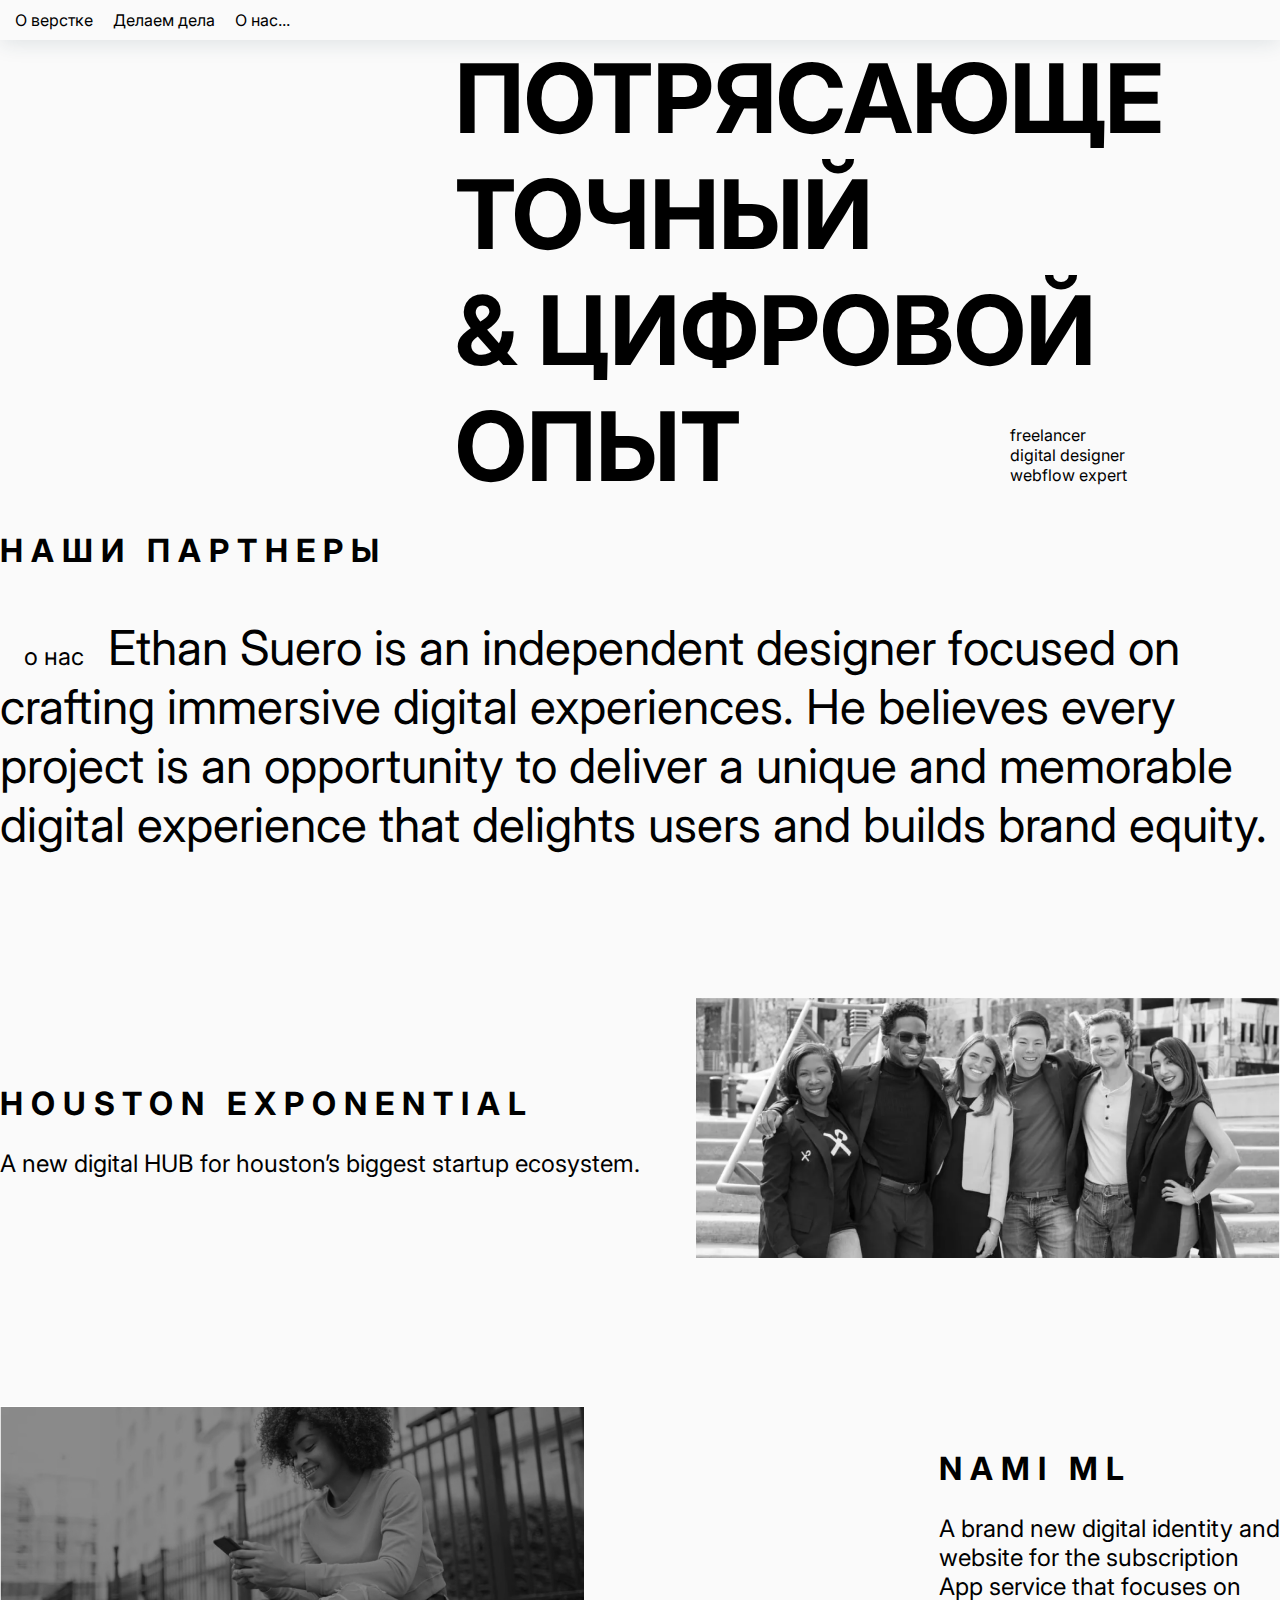
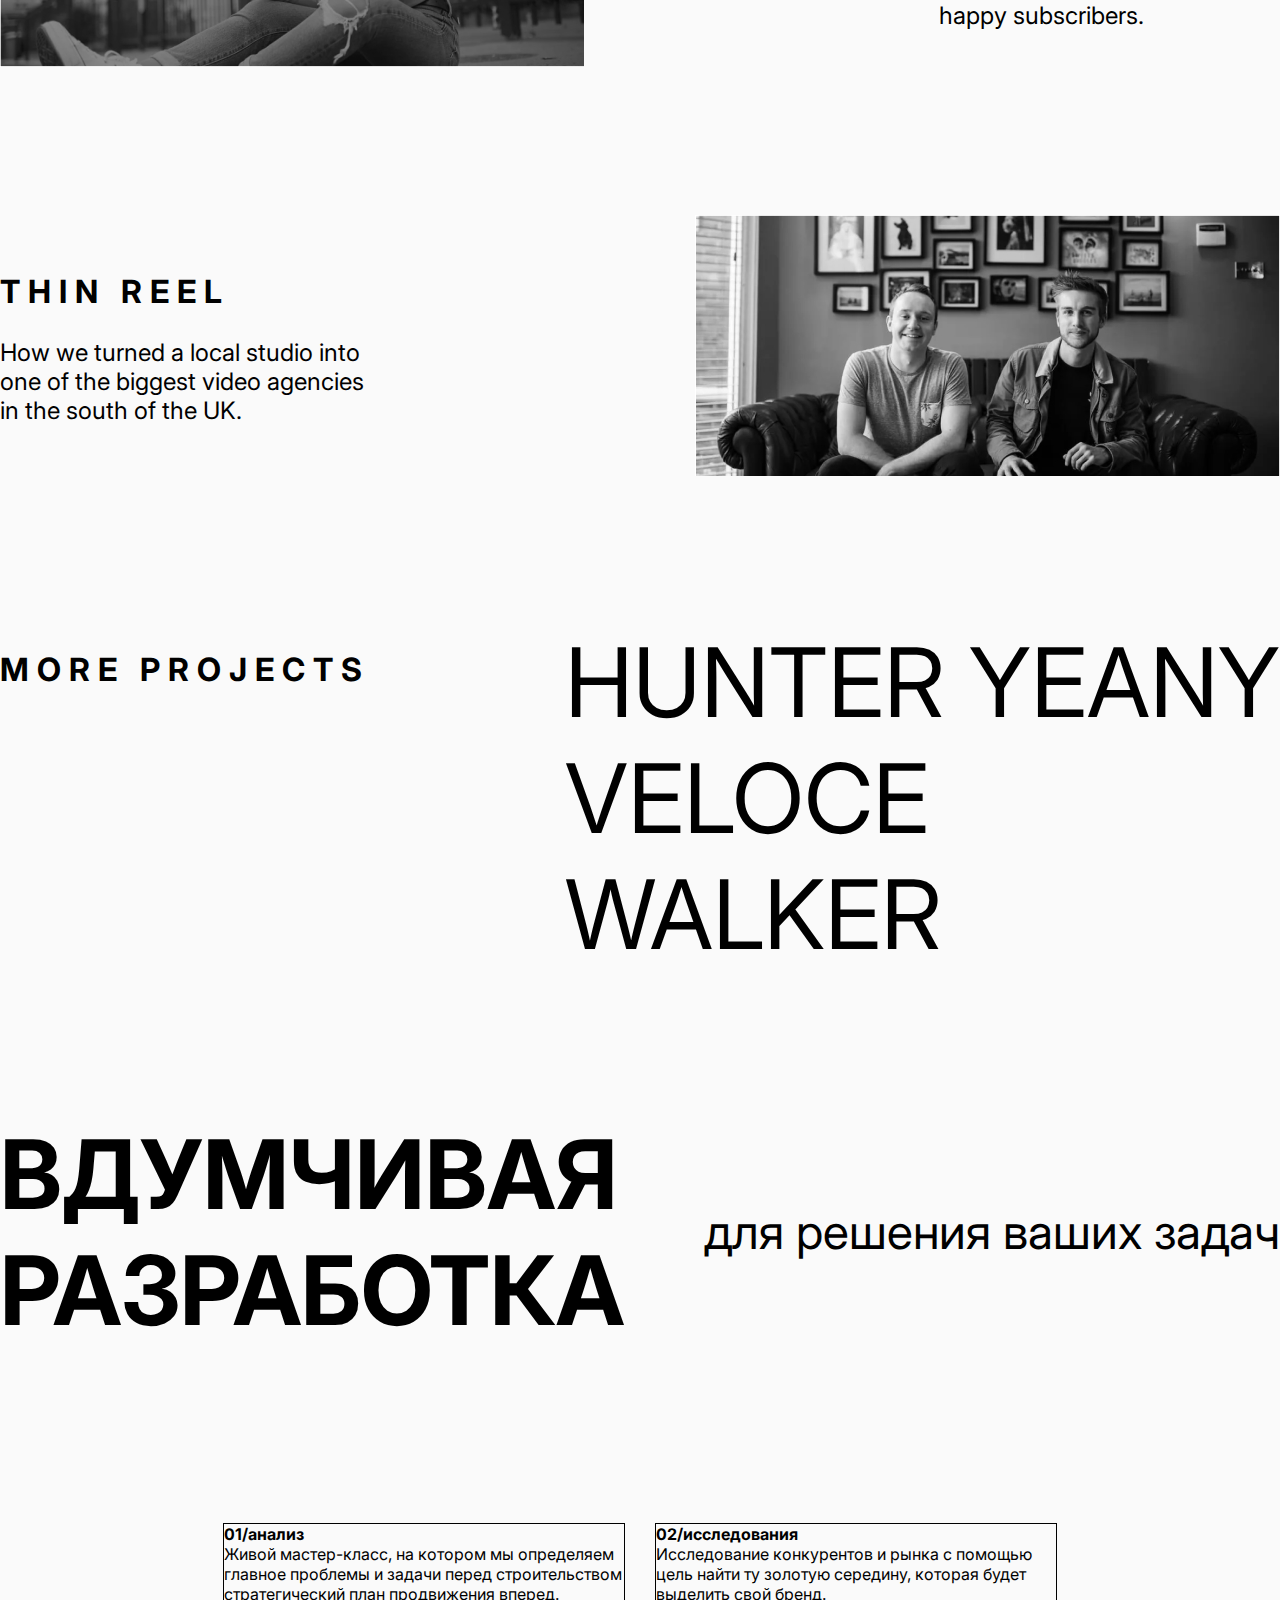
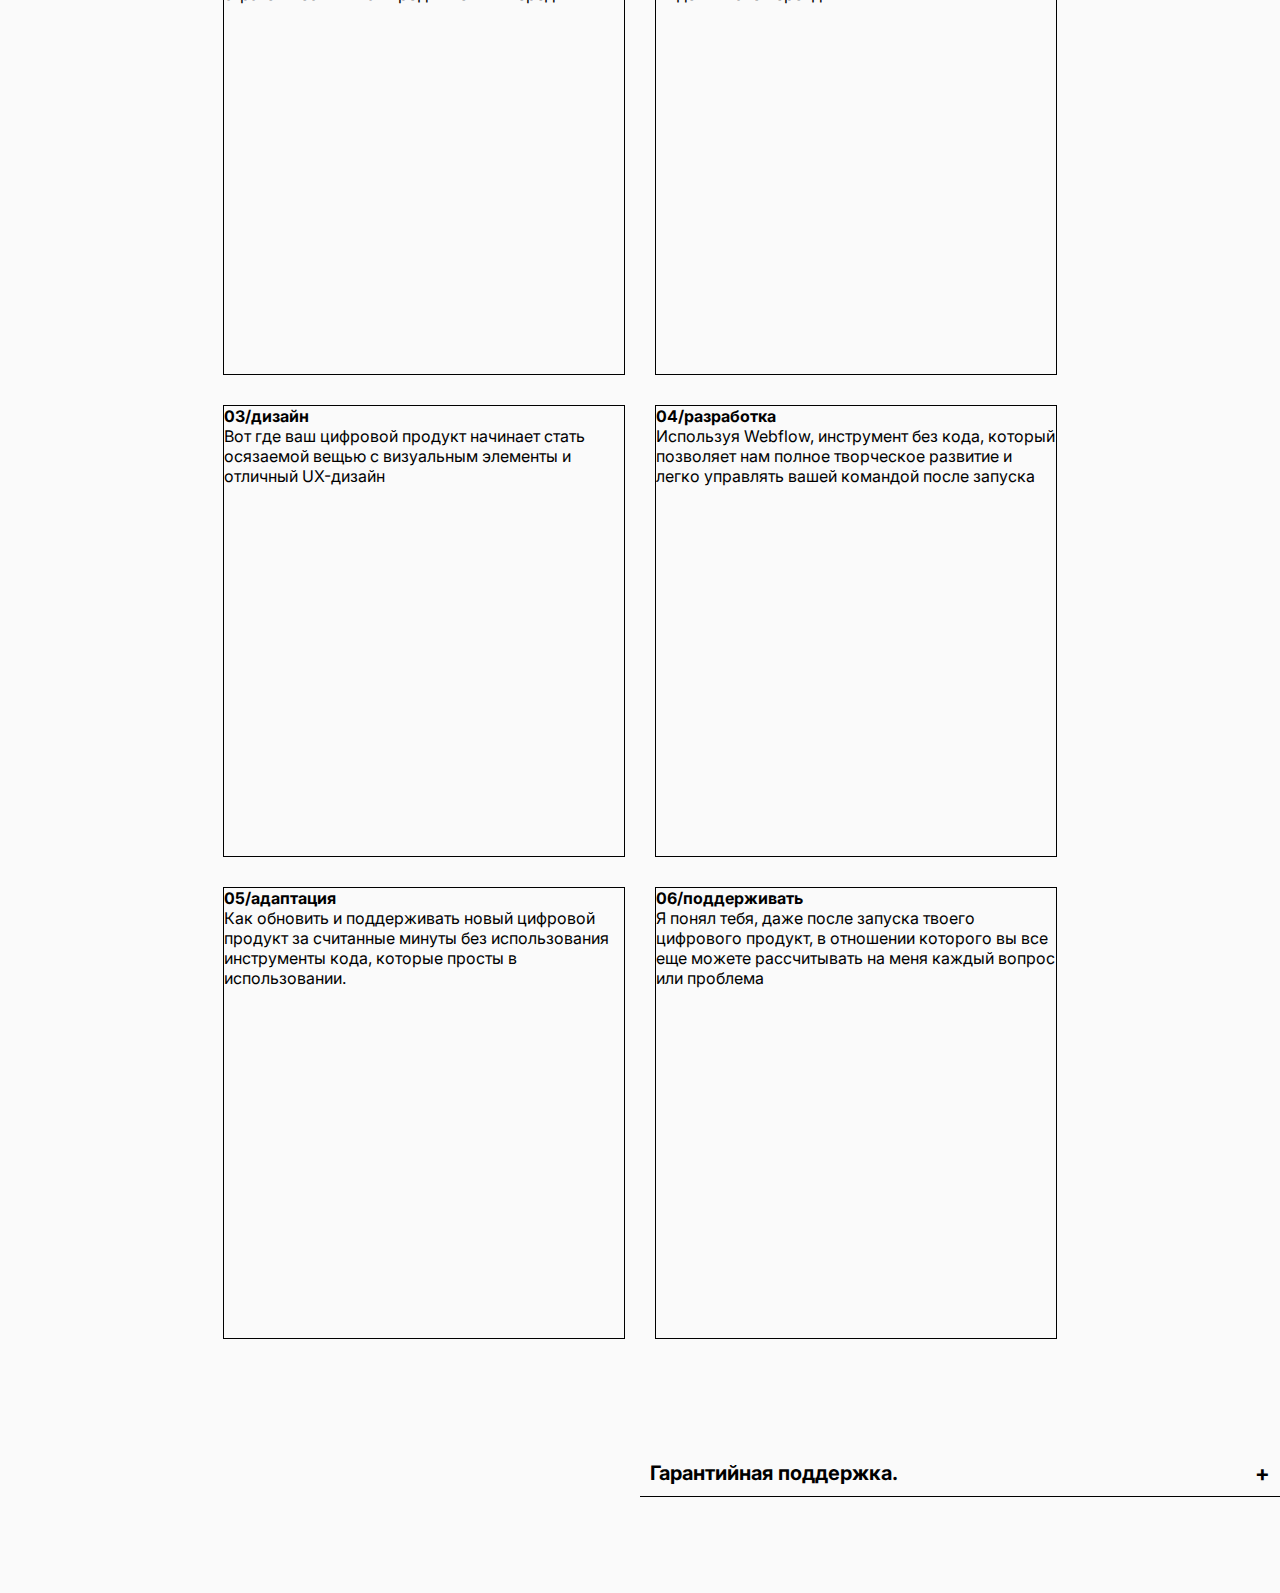
<file: index.html>
<!DOCTYPE html>
<html lang="en">
<head>
	<meta charset="UTF-8">
	<meta name="viewport" content="width=device-width, initial-scale=1.0">
	<title>Minimal web</title>
	<link rel="stylesheet" href="style.css">
	<link rel="preconnect" href="https://fonts.googleapis.com">
    <link rel="preconnect" href="https://fonts.gstatic.com" crossorigin>
    <link href="https://fonts.googleapis.com/css2?family=Inter&display=swap" rel="stylesheet">
</head>
<body>
<div class="body-wrapper">
	<header class="header">
		<div class="container header__container">
			<button class="header__burger-btn" id="burger">
				<span></span>
				<span></span>
				<span></span>
				
			</button>
		<nav class="menu" id="menu">
				<ul class="menu__list">
					<li class="menu__item">
						<a class="menu__link" href="#">О верстке
						</a>
					</li>
					<li class="menu__item">
						<a class="menu__link" href="#">Делаем дела
						</a>
					</li>
					<li class="menu__item">
						<a class="menu__link" href="#">О нас...
						</a>
					</li>
				</ul>
			</nav>
		</div>

	</header>
	<main>
		<section class="first_section">
			<h1>
			потрясающе<br>точный<br>& цифровой<br>опыт
		    </h1>
		    <p class="freelancer">freelancer<br>
		    	digital designer<br>
		    webflow expert</p>
		</section>
		<section>
			<h2>наши партнеры</h2>
		</section>
		<section class="two_section">
			<div class="about_wrapper">
			<p><span class="about_padding">о нас</span>Ethan Suero is an independent designer focused on crafting immersive digital experiences. He believes every project is an opportunity to deliver a unique and memorable digital experience that delights users and builds brand equity.</p>
			</div>
		</section>
		<section class="bullet">
				<div>
				<h2>houston exponential</h2>
				<p class="bullet_p">A new digital HUB for houston’s biggest startup ecosystem.</p>
				</div>
				<div>
				<img src="img/1.png" alt="one">
				</div>
			
		</section>

		<section class="bullet">
			<div>
				<img src="img/2.jpg" alt="two">
				</div>
				<div>
				<h2>Nami ml</h2>
				<p class="bullet_p">A brand new digital identity and <br>website for the subscription<br> App service that focuses on<br> happy subscribers.</p>
				</div>	
					
		</section>
			<section class="bullet">
			
				<div>
				<h2>thin reel</h2>
				<p class="bullet_p">How we turned a local studio into <br>one of the biggest video agencies<br>in the south of the UK.</p>
				</div>	
					<div>
				<img src="img/3.jpg" alt="tree">
				</div>
		    </section> <!--тут надо причесать css -->
			<section class="next_bullet">
				<h2>more projects</h2>
				<p class="big_p">HUNTER YEANY<br> VELOCE<br> WALKER</p>
		    </section>
		    <section class="brain_work">
		    	<p class="big_p"><b>Вдумчивая<br>разработка</b></p>
		    	<p>для решения ваших задач</p>
		    </section>
		    <section>	
		    	<ul class="card_box">
		    	<li class="card">
		    		<b>01/анализ</b><br> Живой мастер-класс, на котором мы определяем главное проблемы и задачи перед строительством стратегический план продвижения вперед.
		    	</li>	
		    	<li class="card">
		    		<b>02/исследования</b><br> Исследование конкурентов и рынка с помощью цель найти ту золотую середину, которая будет выделить свой бренд.
		    	</li>	
		    	<li class="card">
		    		<b>03/дизайн</b><br> Вот где ваш цифровой продукт начинает стать осязаемой вещью с визуальным элементы и отличный UX-дизайн
		    	</li>
		    	<li class="card">
		    		<b>04/разработка</b><br> 
                      Используя Webflow, инструмент без кода, который позволяет
                      нам полное творческое развитие и легко управлять вашей командой после запуска
		    	</li>
		    	<li class="card">
		    		<b>05/адаптация</b><br> 
                      Как обновить и поддерживать новый цифровой продукт за считанные минуты без использования инструменты кода, которые просты в использовании.
		    	</li>
		    	<li class="card">
		    		<b>06/поддерживать</b><br> 
                      Я понял тебя, даже после запуска твоего цифрового продукт, в отношении которого вы все еще можете рассчитывать на меня каждый вопрос или проблема
		    	</li>
		    	</ul>
		    </section>
		   <section>
		    	<div class="accordion">
<div class="accordion-item">
<div class="accordion-header">Гарантийная поддержка.</div>
<div class="accordion-content">
<p class="content-text">Оказываем гарантийную подержку наших разработок на протяжении всего срока действия договора.</p>
</div>
</div>
		    </section>
	</main>
	<footer></footer>
	</footer>
    <script src="script.js">
</script>
</div>
</body>
</html>
</file>
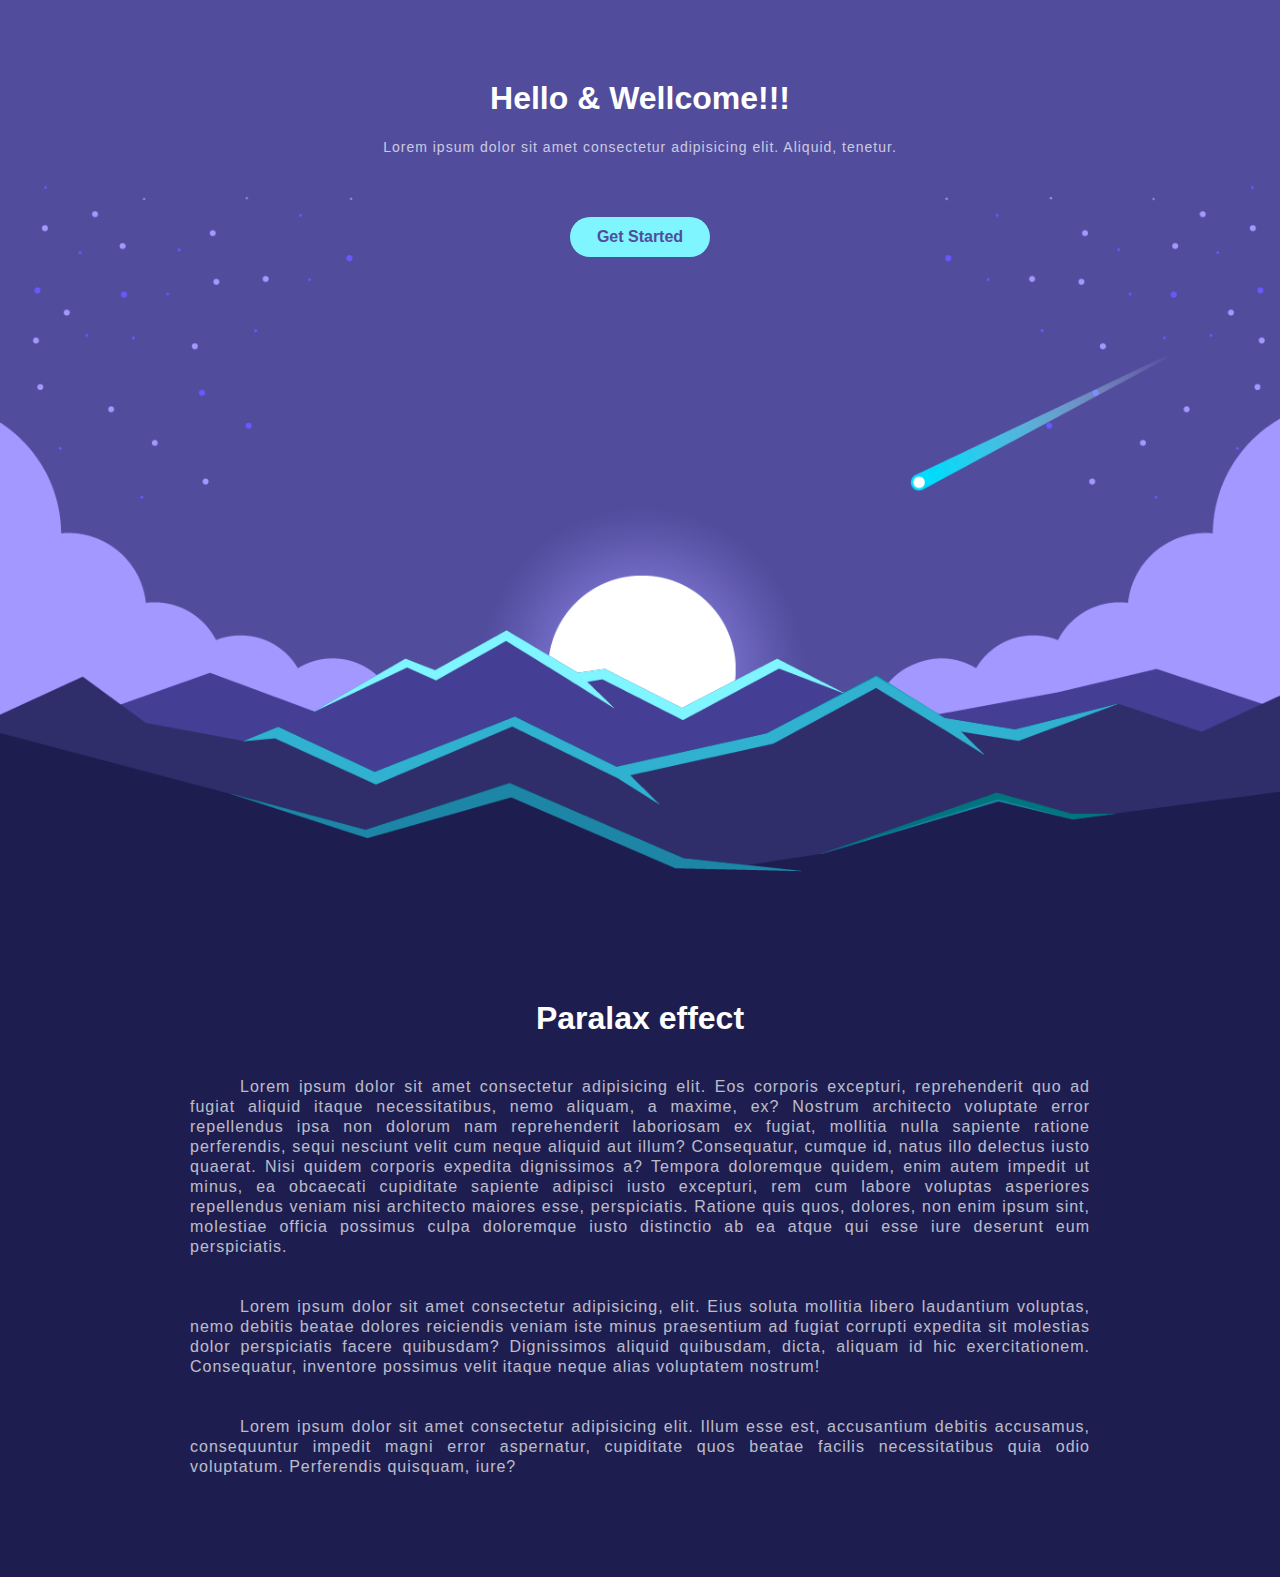
<file: anker/index.html>
<!DOCTYPE html>
<html lang="ru">
<head>
    <meta charset="UTF-8">
    <meta name="viewport" content="width=device-width, initial-scale=1.0">

    <title>LEVSHA студия Web разработки, iT продуктов.</title>
    <link rel="stylesheet" href="anker.css">
</head>
<body>
    
        <div class="banner">
            <img class="layer-1" src="img/bg.png">
            <img class="layer-2" src="img/meteor.png">

               <div class="layer-3">
                   <h1>Hello &amp; Wellcome!!!</h1>
                   <p>Lorem ipsum dolor sit amet consectetur adipisicing elit. Aliquid, tenetur.</p>
                   <a href="#teks">Get Started</a>
               </div>

            <img class="layer-4" src="img/4.png">
            <img class="layer-5" src="img/5.png">
            <img src="img/6.png" alt="">
        </div>
        <div class="content" id="teks">
           <h1>Paralax effect</h1> 
           <p>Lorem ipsum dolor sit amet consectetur adipisicing elit. Eos corporis excepturi, reprehenderit quo ad fugiat aliquid itaque necessitatibus, nemo aliquam, a maxime, ex? Nostrum architecto voluptate error repellendus ipsa non dolorum nam reprehenderit laboriosam ex fugiat, mollitia nulla sapiente ratione perferendis, sequi nesciunt velit cum neque aliquid aut illum? Consequatur, cumque id, natus illo delectus iusto quaerat. Nisi quidem corporis expedita dignissimos a? Tempora doloremque quidem, enim autem impedit ut minus, ea obcaecati cupiditate sapiente adipisci iusto excepturi, rem cum labore voluptas asperiores repellendus veniam nisi architecto maiores esse, perspiciatis. Ratione quis quos, dolores, non enim ipsum sint, molestiae officia possimus culpa doloremque iusto distinctio ab ea atque qui esse iure deserunt eum perspiciatis.</p>
           <p>Lorem ipsum dolor sit amet consectetur adipisicing, elit. Eius soluta mollitia libero laudantium voluptas, nemo debitis beatae dolores reiciendis veniam iste minus praesentium ad fugiat corrupti expedita sit molestias dolor perspiciatis facere quibusdam? Dignissimos aliquid quibusdam, dicta, aliquam id hic exercitationem. Consequatur, inventore possimus velit itaque neque alias voluptatem nostrum!</p>
           <p>Lorem ipsum dolor sit amet consectetur adipisicing elit. Illum esse est, accusantium debitis accusamus, consequuntur impedit magni error aspernatur, cupiditate quos beatae facilis necessitatibus quia odio voluptatum. Perferendis quisquam, iure?</p>
        </div>
    
    <footer></footer>
    <script type="text/javascript">

        let layer_1 = document.querySelector('.layer-1');
        let layer_2 = document.querySelector('.layer-5');
        let layer_3 = document.querySelector('.layer-3');
        let layer_4 = document.querySelector('.layer-4');
        let layer_5 = document.querySelector('.layer-5');
        
        window.onscroll = function(){
            let Y = window.scrollY;
            
            layer_1.style.transform = 'translateY('+ Y/1.5 +'px)';
            layer_2.style.transform = 'translateY('+ Y/2 +'px)';
            layer_3.style.transform = 'translateY('+ Y/1.5 +'px)';
            layer_4.style.transform = 'translateY('+ Y/2 +'px)';
            layer_5.style.transform = 'translateY('+ Y/3 +'px)';
        }
    </script>
</body>
</html>
</file>
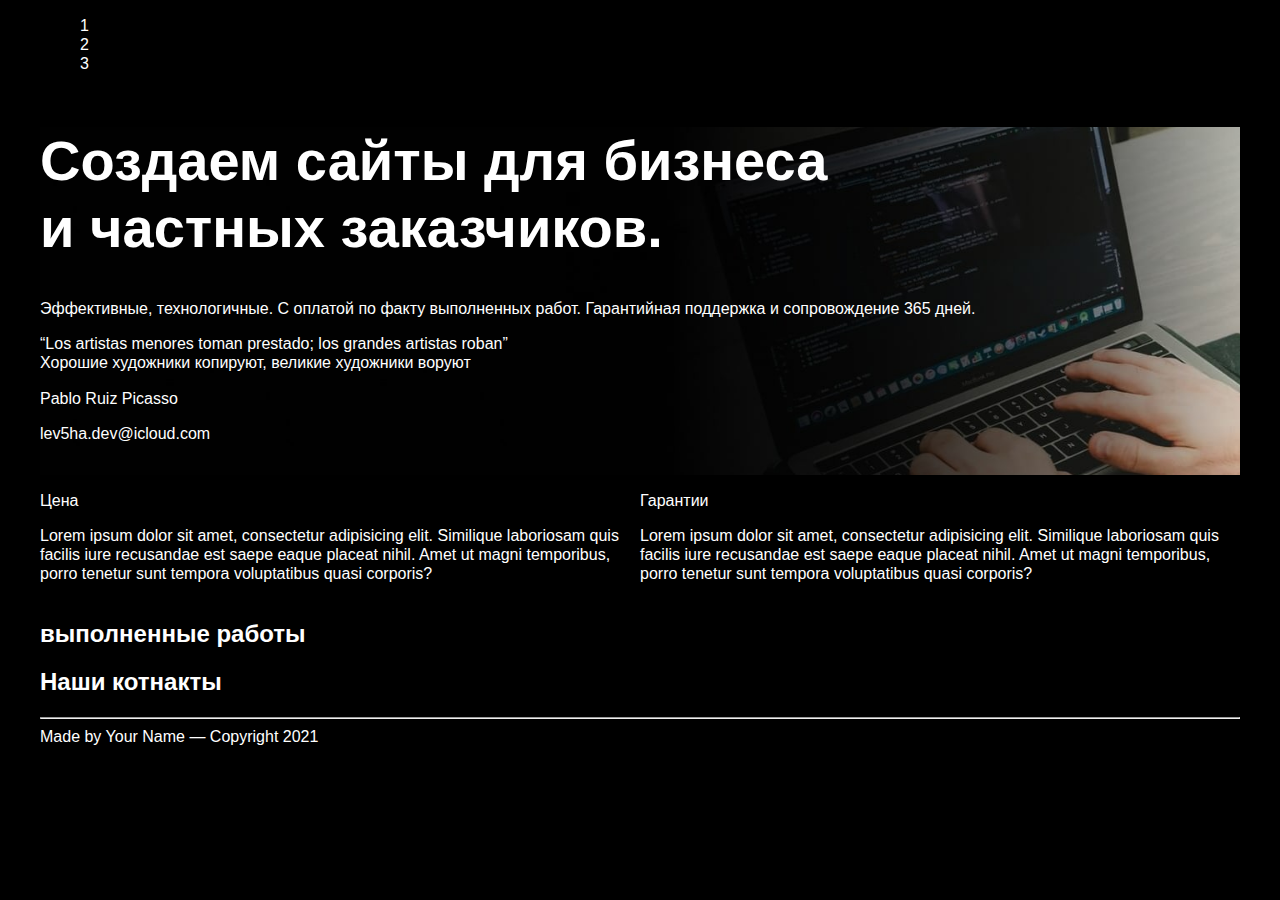
<file: index_lev.html>
<!DOCTYPE html>
<html lang="en">
<head>
    <meta charset="UTF-8">
    <meta name="viewport" content="width=device-width, initial-scale=1.0">
    <title>L E V 5 H A</title>
    <link rel="stylesheet" href="css/style.css">
</head>
<body>
    <header><nav>
        <ul>
            <li>1</li>
            <li>2</li>
            <li>3</li>
        </ul>
    </nav></header>
    <main>
        <section class="wellcome_section">
            <div>
                <h1>Создаем сайты для бизнеса <br>и частных заказчиков.</h1> 

                Эффективные, технологичные.

               С оплатой по факту выполненных работ. 
               Гарантийная поддержка и сопровождение 365 дней. 
               <p>“Los artistas menores toman prestado; los grandes artistas roban”<br>
                Хорошие художники копируют, великие художники воруют</p>
                <p>Pablo Ruiz Picasso</p>
            </div>
            <div>
                <p>lev5ha.dev@icloud.com</p>
            </div>
        </section>
        <section class="bullets">
            <div class="container">
                <div class="box">
                 <div class="label">
                   Цена
                 </div>
                    <div class="content">
                        <p>Lorem ipsum dolor sit amet, consectetur adipisicing elit. Similique laboriosam quis facilis iure
                            recusandae est saepe eaque placeat nihil. Amet ut magni temporibus, porro tenetur sunt
                             tempora voluptatibus quasi corporis?</p>
                    </div>
                </div>
              
                <div class="box">
                    <div class="label">
                                        Гарантии
                     </div>
    <div class="content">
        <p>Lorem ipsum dolor sit amet, consectetur adipisicing elit. Similique laboriosam quis facilis iure
            recusandae est saepe eaque placeat nihil. Amet ut magni temporibus, porro tenetur sunt
             tempora voluptatibus quasi corporis?</p>
    </div>
    </div>
            </div>
        </section>
        <section class="">
            <h2>выполненные работы</h2>
        </section>
<section>
    <h2>Наши котнакты</h2>
</section>
<hr>
    </main>
    <footer>
<div>
    Made by Your Name — Copyright 2021
</div>
    </footer>
    <script>
        const boxes = Array.from(document.querySelectorAll(".box"));
    
        boxes.forEach((box) => {
            box.addEventListener("click", boxHandler);
        });
    
        function boxHandler(e) {
            e.preventDefault();
            let currentBox = e.target.closest(".box");
            let currentContent = e.target.nextElementSibling;
            currentBox.classList.toggle("active");
            if (currentBox.classList.contains("active")) {
                currentContent.style.maxHeight =  currentContent.scrollHeight + "px";
                
            } else {
                currentContent.style.maxHeight = 0;
            }
        }
    </script>
</body>
</html>
</file>
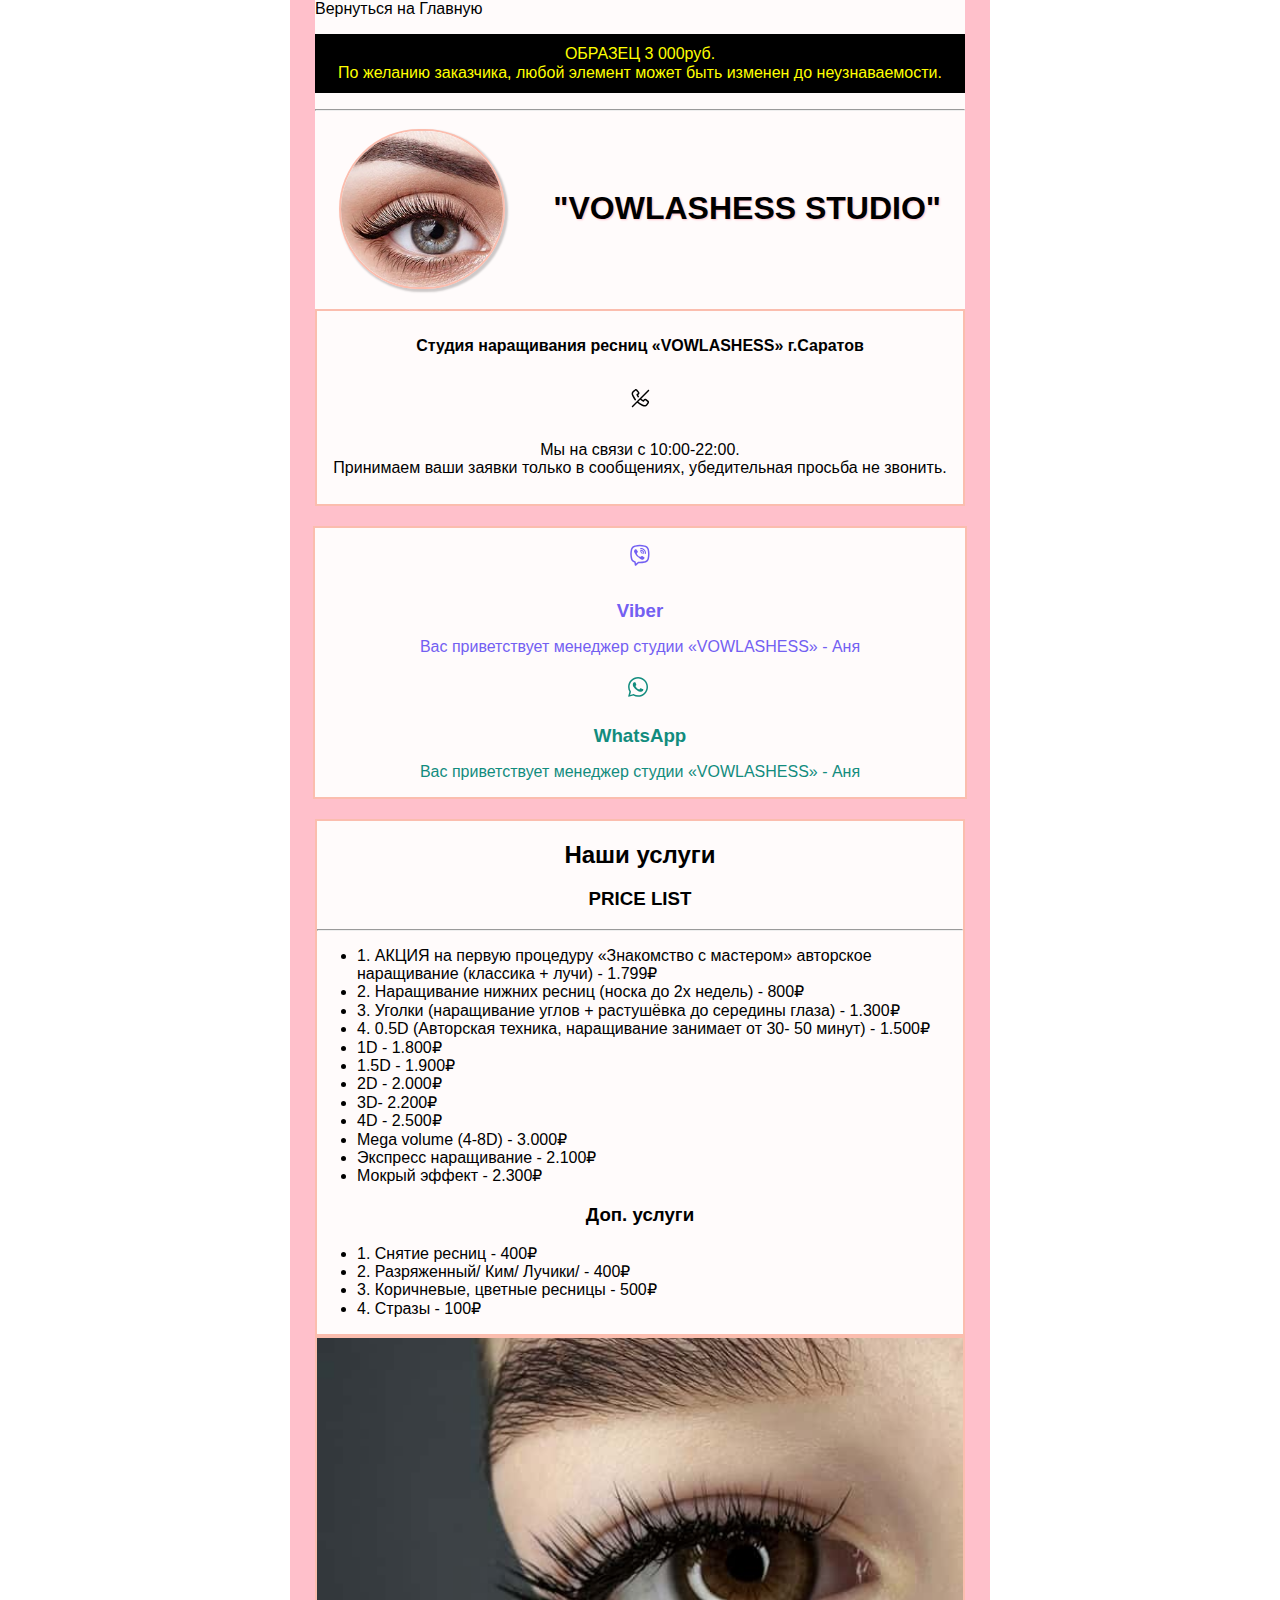
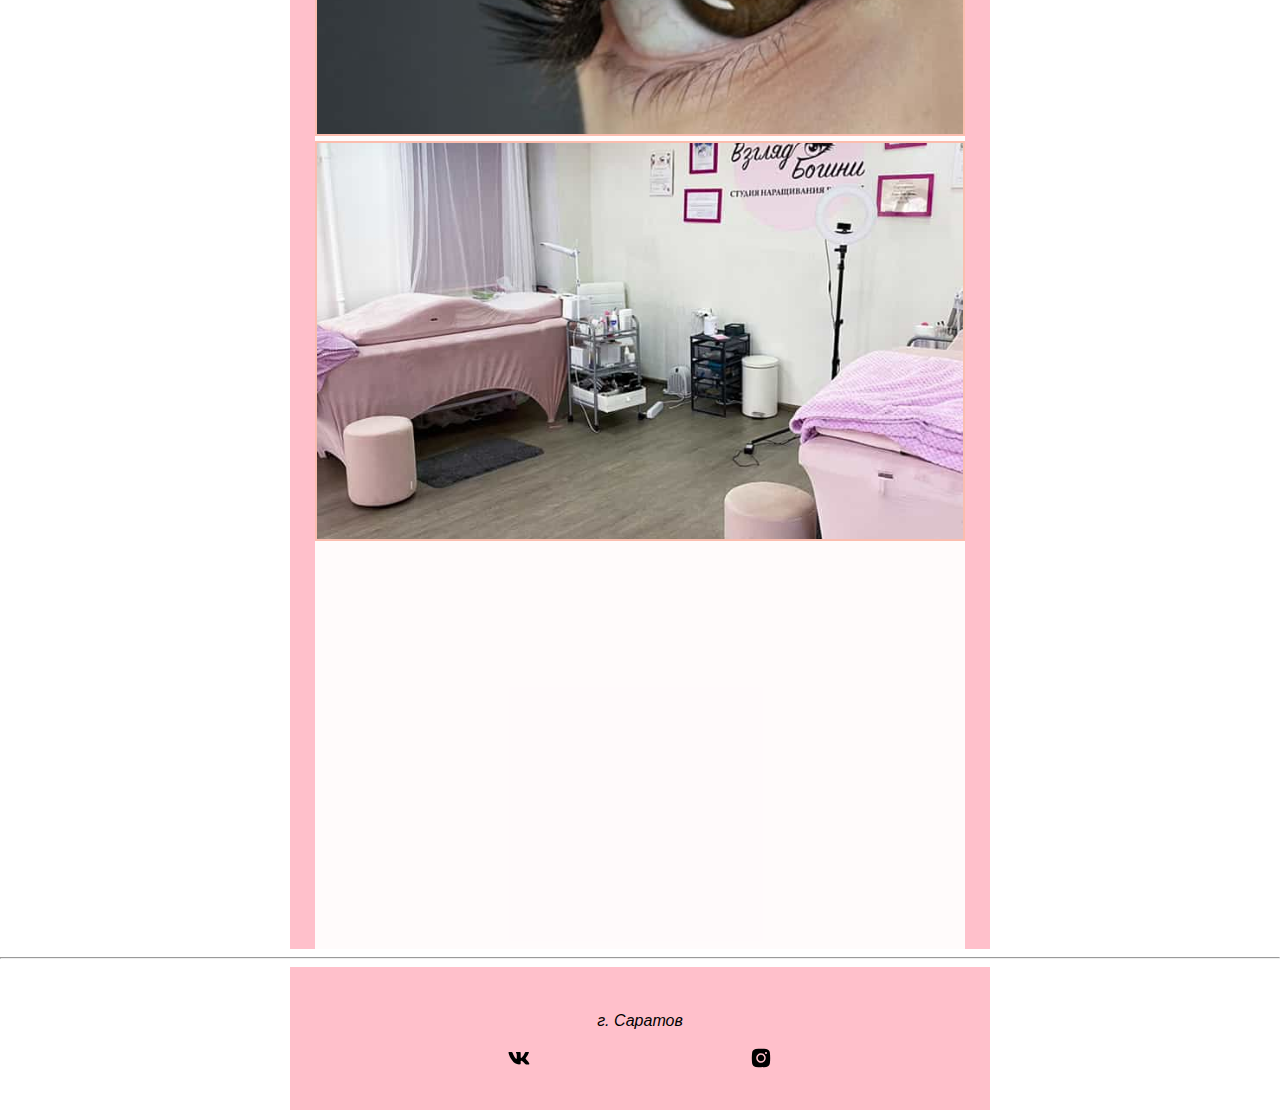
<file: project/multilink.html>
<!DOCTYPE html>
<html lang="en">
<head>
    <meta charset="UTF-8">
    <meta name="viewport" content="width=device-width, initial-scale=1.0">
    <title>VOWLASHESS STUDIO</title>
    <link rel="stylesheet" href="multi.css">
    <link rel="stylesheet" href="normalize.css">
</head>
<body>
    <header></header>
    <main>
        <section>
            <a href="../index.html">Вернуться на Главную</a>
            <p class="warning" align="center">ОБРАЗЕЦ 3 000руб.<br> По желанию заказчика, любой элемент может быть изменен до неузнаваемости.</p>
            <hr>
            <div class="wellcome">
                
                <img class="logo" src="img/logo.jpg" alt="Logo">
                <h1 align="center">"VOWLASHESS STUDIO"</h1>
            </div>
            <div class="border_gold">
                
                <p align="center"><b>Студия наращивания ресниц «VOWLASHESS» г.Саратов</b></p>
            <div class="no_call">    
                <img class="ico" src="img/Phone-off.svg" alt="не звонить">
                <p align="center">Мы на связи с 10:00-22:00.<br> Принимаем ваши заявки только в сообщениях, убедительная просьба не звонить.</p>
            </div>
            </div>
        </section>
        <section class="border_gold">
            
                <div class="message_box viber">
                    <img class="ico" src="img/Viber.svg" alt="viber">
                       <h3 class="viber" align="center">Viber</h3>
            
                      
                         <p align="center" class="hello_mess">Вас приветствует менеджер студии «VOWLASHESS» - Аня</p> 
                 </div>
            

                <div class="message_box WhatsApp">
                    <img class="ico" src="img/wha.svg" alt="Wh">
                    <h3 class="WhatsApp" align="center">WhatsApp</h3>
                
                <p align="center" class="hello_mess">Вас приветствует менеджер студии «VOWLASHESS» - Аня</p> 
            </div>
        </section>
        <section>
            <div class="border_gold">
                <h2 align="center">Наши услуги</h2>
                <h3 align="center">PRICE LIST</h3>
                <hr>
                <ul>
                    <li>1. АКЦИЯ на первую процедуру «Знакомство с мастером» авторское наращивание (классика + лучи) - 1.799₽</li>
                    <li>2. Наращивание нижних ресниц (носка до 2х недель) - 800₽</li>
                    <li>3. Уголки (наращивание углов + растушёвка до середины глаза) - 1.300₽</li>
                    <li>4. 0.5D (Авторская техника, наращивание занимает от 30- 50 минут) - 1.500₽</li>
                    <li>1D - 1.800₽</li>
                    <li>1.5D - 1.900₽</li>
                    <li>2D - 2.000₽</li>
                    <li>3D- 2.200₽</li>
                    <li>4D - 2.500₽</li>
                    <li>Mega volume (4-8D) - 3.000₽</li>
                    <li>Экспресс наращивание - 2.100₽</li>
                    <li>Мокрый эффект - 2.300₽</li>
                </ul>
<h3 align="center">Доп. услуги</h3>
<ul>
    <li>1. Снятие ресниц - 400₽</li>
    <li>2. Разряженный/ Ким/ Лучики/ - 400₽</li>
    <li>3. Коричневые, цветные ресницы - 500₽</li>
    <li>4. Стразы - 100₽</li>
</ul>
     </div>
        </section>
          <section>
             <div>
                <img class="foto" src="img/one.jpg" alt="foto1">
                <img class="foto" src="img/two.jpg" alt="foto2">
                
            </div>
        </section>
        <section>
            <div class="map">
            <iframe id="map_851292522" frameborder="0" width="100%" height="400px" sandbox="allow-modals allow-forms allow-scripts allow-same-origin allow-popups allow-top-navigation-by-user-activation"></iframe><script type="text/javascript">(function(e,t){var r=document.getElementById(e);r.contentWindow.document.open(),r.contentWindow.document.write(atob(t)),r.contentWindow.document.close()})("map_851292522", "[base64]/[base64]/dm9pZCAwOnIucHJvcGVydGllcy5maWxsT3BhY2l0eSxjb2xvcjpudWxsPT09KG49ZSl8fHZvaWQgMD09PW4/dm9pZCAwOm4ucHJvcGVydGllcy5zdHJva2VDb2xvcix3ZWlnaHQ6bnVsbD09PShhPWUpfHx2b2lkIDA9PT1hP3ZvaWQgMDphLnByb3BlcnRpZXMuc3Ryb2tlV2lkdGgsb3BhY2l0eTpudWxsPT09KG89ZSl8fHZvaWQgMD09PW8/dm9pZCAwOm8ucHJvcGVydGllcy5zdHJva2VPcGFjaXR5fX0scG9pbnRUb0xheWVyOmZ1bmN0aW9uKGUsdCl7cmV0dXJuInJhZGl1cyJpbiBlLnByb3BlcnRpZXM/[base64]")</script>
        </div>
        </section>
    </main>
    <hr>
    <footer>  
        
        <p class="footer_p" align="center"><i>г. Саратов</i></p>
        <div class="social_link">
            
<img src="img/Vk.svg" alt="">
<img src="img/Instagram.svg" alt="">
        </div>
    </footer>
</body>
</html>
</file>
<file: style.css>
* {
    font-family: 'Inter', sans-serif;
    color: inherit;
    text-decoration: none;
}
body {
    margin: 0 auto;
    width: 100%;
    box-sizing: border-box;
    max-width: 1440px;
    background-color: #FAFAFA;
}
h1 {
    text-transform: uppercase;
    font-size: 6em;
    margin: 0 0 0 auto;
    height: fit-content;
}
h2 {
    text-transform: uppercase;
    font-size: 2em;
    letter-spacing: 0.25em;
}
p {
    font-size: 3em;
}
img {
    width: 100%;
    height: auto;
}
.body-wrapper {
    overflow: hidden;
    width: 100%;
    position: relative;
}
.big_p{
	text-transform: uppercase;
	font-size: 6em;
	margin: 0;
	
}

/**.about_wrapper{
	border: 1px solid red;
	max-width: 800px;
	height: fit-content;
	margin: 0 0 0 auto ;/* сверху | справа | снизу | слева */
.header {
    box-shadow: 0px 4px 21px -1px rgba(34, 60, 80, 0.13);
}
.container {
    max-width: 1440px;
    margin: 0 auto;
    padding: 0 15px;
}
.header {
    box-shadow: 0px 4px 21px -1px rgba(34, 60, 80, 0.13);
}
.header__container {
    display: flex;
    justify-content: space-between;
    align-items: center;
    padding-top: 10px;
    padding-bottom: 10px;
}
.logo {
    display: block;
}
.logo__img {
    width: 200px;
}
.header__burger-btn {
    display: none;
    position: relative;
    width: 40px;
    height: 40px;
    background-color: transparent;
    border: none;
    outline: none;
    z-index: 2;
    cursor: pointer;
}
.header__burger-btn span {
    display: block;
    position: absolute;
    width: 30px;
    height: 3px;
    left: 5px;
    background-color: black;
    transition: background-color .3s, opacity .3s, transform .5s;
    will-change: transform;
}
.header__burger-btn:hover span {
    background-color: rgb(103, 103, 103);
}
.header__burger-btn span:nth-child(1){
    transform: translateY(-10px);
}
.header__burger-btn span:nth-child(2){
}
.header__burger-btn span:nth-child(3){
  transform: translateY(10px);
}
/*крестик*/
.header.open .header__burger-btn span{
    background-color: white;
}

.header.open .header__burger-btn span:nth-child(1){
    transform: translateY(0) rotate(45deg);
}
.header.open .header__burger-btn span:nth-child(2){
    opacity: 0;
}
.header.open .header__burger-btn span:nth-child(3){
    transform: translateY(0) rotate(-45deg);
}

/*крестик*/
.menu__list {
    display: flex;
    align-items: center;
    list-style-type: none;
    padding: 0;
    margin: 0;
}
.menu__item:not(:last-child) {
    margin-right: 20px;
}
.menu__link {
    font-size: 16px;
}

.bullet {
    display: flex;
    justify-content: space-between;
    align-items: center;
    margin: 9em auto 9em auto;
    flex-wrap: wrap;
}
.bullet_p {
    font-size: 1.5em;
}
.first_section {
    display: flex;
}
.freelancer {
    font-size: 1em;
    position: relative;
    top: 369px;
    right: 153px;
    height: fit-content;
    z-index: auto;
}
.two_section {
    /*border: 1px solid red;*/
}
.about_padding {
    /*border: 1px solid red;*/
    margin: 1em;
    font-size: 0.5em;
}
.brain_work {
    padding: 9em 0;
    display: flex;
    align-items: center;
    justify-content: space-between;
    flex-wrap: wrap;
}
.card_box {
    width: 100%;
    display: flex;
    flex-direction: row;
    flex-wrap: wrap;
    justify-content: center;
    list-style-type: none;
    padding: 0;
}
.card {
    border: 1px solid black;
    margin: 15px;
    height: 450px;
    width: 25em;
}




/*----Тут надо причесать!!11111-----*/
.next_bullet {
    display: flex;
    flex-wrap: wrap;
    justify-content: space-between;
    align-items: flex-start;
}
.next_p {
    text-transform: uppercase;
    font-size: 6em;
    margin: 0;
}



/*---ACCORDEON----*/
.accordion {
    width: 50%;
    margin: 6em auto;
    margin-right: 0;
    /*border: 1px solid red;  
    margin-top: 6em;*/
}

.accordion-item {
    overflow: hidden;
    margin-bottom: 15px;
    /*border: 1px solid rgb(255, 255, 255);*/ 
}
.accordion-header {
    box-sizing: border-box;
   /*background-color: rgb(246, 250, 4);*/
   /*color: rgb(255, 255, 255);*/
    border-bottom: 1px solid black;
    padding: 10px;
    font-size: 20px;
    font-weight: bold;
    display: flex;
    justify-content: space-between;
    align-items: center;
    transition: background-color 0.5s ease;
    cursor: pointer;
}
.accordion-header:hover{
    /*background-color: rgba(251, 255, 0, 0.884);*/
    transition: 0.3s;
   /*color: black;*/
}
.active, .accordion-header {
    /*background-color: rgb(0, 0, 0);*/
}
.accordion-content {
    /*background-color: rgb(255, 255, 255);*/
    padding: 0 10px;
    max-height: 0;
    overflow: hidden;
    transition: max-height 0.4 ease-out;
}
.content-text {
    /*color: black;*/
    line-height: 1.6;
}
.accordion-header::after{
    content: "+";
    /*color: rgb(255, 255, 255);*/
    font-weight: bold;
    font-size: 22px;
    transition: transform 0.3s ease;
}
.active .accordion-header::after {
    content: "-";
    transform: rotate(180deg);
}
/*color: rgb(0, 0, 0);*/
/*---ACCORDEON----*/



@media (max-width: 770px) {
  /*
  Стили для устройств, у которых ширина viewport меньше или равно 770 пикселей.
  Это множество мобильных устройств
  */
  h1, .big_p{
    font-size: 3em;
}    
  h2{
    font-size: 1em;
    letter-spacing: 0.125em;
}   
    p {
    font-size: 1.5em;
}
    .about_wrapper{
    /*border: 1px solid red;*/
    width: 100%;
    margin: 0;/* сверху | справа | снизу | слева */
}
.freelancer {
    /*font-size: 1em;
    position: relative;
    top: 60px;
    right: 80px;
    background-color: gray;*/
    visibility: hidden;   
}
.header__burger-btn {
    display: block;
}
.menu {
    position: absolute;
    right: -320px;
    top: 0;
    width: 320px;
    padding: 75px 20px 20px 20px;
    background-color: blue;
    visibility: hidden;
    transition: transform .5s, visibility .3s;
}
  .menu__list {
    display: block;
}
  .menu__item:not(:last-child) {
    margin-right: 0;
}
  .menu__link {
    color: white;
    font-size: 21px;
    display: block;
    padding: 10px;
}
  .header.open .menu {
    transform: translateX(-100%);
    visibility: visible;
  }
}
</file>
<file: anker/anker.css>
index {
    scroll-behavior: smooth;
}

* {
    margin: 0;
    padding: 0;
}

body {
    overflow-x: hidden;
    color: white;
    font-family: sans-serif;
}

.banner {
width: 100%;
height: 100vh;
position: relative;
display: flex;
justify-content: center;
background-color: #514C9CFF;

}

img {
    position: absolute;
    bottom: 0;
    width: 100%;
    
}
.content {
    background-color: #1d1d4f;
    padding: 60px;
    position: relative;
}
h1 {
    text-align: center;
    margin: 40px 0;
}

p {
    text-align: justify;
    line-height: 20px;
    letter-spacing: 1px;
    text-indent: 50px;
    width: 100%;
    max-width: 900px;
    margin: auto;
    margin-top: 40px;
    margin-bottom: 40px;
    opacity: 0.7;
}

.layer-3 {
position: absolute;
}

.layer-3 h1{
margin-top: 80px;
}

.layer-3 p{
width: 600px; 
max-width: 76vw;
text-indent: 0;
text-align: center;
font-size: 14px;
transform: translateY(-20px);
}

.layer-3 a{
background-color: #7ff5ff;
display: block;
width: 140px;
height: 40px;
line-height: 40px;
text-align: center;
margin: auto;
border-radius: 20px;
text-decoration: none;
font-weight: bold;
color: #514c9c;
}

@media (orientation: portrait){
    .banner {
        height: 90vh;
    }
    .layer-1 {
        bottom: 9vw;
    }
     .layer-4 {
        bottom: 6w;
    }
     .layer-5 {
        bottom: 3vw;
    }
}
</file>
<file: css/style.css>
body {
    font-family: 'Trebuchet MS', 'Lucida Sans Unicode', 'Lucida Grande', 'Lucida Sans', Arial, sans-serif;
    font-size: 16px;
    line-height: 1.2;
    max-width: 1200px;
   
    background-color: rgb(0, 0, 0);
    display: flex;
    flex-direction: column;
    justify-content: center;
    
    color: white;
    padding: 0;
    margin: 0 auto;  
}
li {
    list-style-type: none;
}
a {
    list-style-type: none;
    color: white;
    text-decoration: none;
}
.nav_box {
display: flex;
justify-content: space-around;
align-items: center;
}
h1 {
    font-size: 3.5em;
}
.button {
    display: flex;
    justify-content: space-around;
    align-items: center;
    width: 15em;
    height: 3em;
    color: white;
    background-color: black;
    border: 1px solid rgb(255, 255, 255);
    border-radius: 45px;
    
}
.button:hover {
    background-color: rgba(11, 107, 216, 0.404);
    border: 1px solid rgb(255, 255, 255);
    color: rgb(255, 255, 255);
    transition: 1s;   
}
.button:active {
    background-color: rgb(255, 251, 0);
    border: 1px solid rgb(255, 255, 255);
    color: rgb(0, 0, 0);
    transition: 1s;   
    border: 5px;
}
.social_button {
    display: flex;
    width: 10em;
    height: 3em;
    justify-content: space-around;
    align-items: center;
    padding-top: 1em;
}


.wellcome_section {
    
    background-image: url(../img/wellcome.jpg);
    background-repeat: no-repeat;
    background-size: 1200px auto;
    background-size: cover;
    background-position: center;
    
    box-sizing: border-box;
padding-bottom: 1em;
}
.rec {  
    color: red;
}
/*=============Блок Bullets===============*/
.container {
display: flex;
 
justify-content: center;
align-items: center; 
}
.img_prew {

text-align: center;
}
.demo {
    max-width: 300px;
    height: auto;
    padding: 10px;

}

.bullets {
    display: flex;
    padding-top: 1em;
    margin: 0 auto;
    
    
}
.accordion {
    width: 100%;
    margin: 0 auto;
}

.accordion-item {
    overflow: hidden;
    margin-bottom: 15px;
    border: 1px solid rgb(255, 255, 255);
    
}
.accordion-header {
    box-sizing: border-box;
    background-color: rgb(246, 250, 4);
    color: rgb(255, 255, 255);
    padding: 10px;
    font-size: 20px;
    font-weight: bold;
    display: flex;
    justify-content: space-between;
    align-items: center;
    transition: background-color 0.5s ease;
    cursor: pointer;
}
.accordion-header:hover{
    background-color: rgba(251, 255, 0, 0.884);
    transition: 0.3s;
    color: black;
}
.active, .accordion-header {
    background-color: rgb(0, 0, 0);
}
.accordion-content {
    background-color: rgb(255, 255, 255);
    padding: 0 10px;
    max-height: 0;
    overflow: hidden;
    transition: max-height 0.4 ease-out;
}
.content-text {
    color: black;
    line-height: 1.6;
}
.accordion-header::after{
    content: "+";
   
    color: rgb(255, 255, 255);
    font-weight: bold;
    font-size: 22px;
    transition: transform 0.3s ease;
}
.active .accordion-header::after {
    content: "-";
    transform: rotate(180deg);
    color: rgb(0, 0, 0);
}

.will_work {
   
}
.unit_box {
    
    display: flex;

}
.unit_work {
    box-sizing: border-box;
     border: 1px solid white;
     flex-grow: 1;
     width: 220px;
     height: 250px;
     margin: 5px;
   text-align: center;

}
.unit_work:hover {
background-color: pink;
}
.unit_work:active {
background-color: yellow;
}
.unit_h {
    
    padding: 5px;
    text-transform: uppercase;
}

/*---------------FOOTER---------------------------*/
footer {
height: 90px;
}
.footer_copyright {
font-weight: 100;
color: gray;
font-size: 1em;
}

@media screen and (max-width: 1024px){
    h1 {
        font-size: 2.5em;
    }
    section {
     padding: 3%;
    }
  
.bullets {
   flex-direction: column;
    
}
.unit_work {
    
     width: 120px;
    
}

  }  
  @media screen and (max-width: 768px){
   .unit_box {
    flex-wrap: wrap;

}
.unit_work {
    
     width: 120px;
    
}

  }
</file>
<file: project/multi.css>
body    {
   
   font-family: 'Jost', sans-serif;
    margin: 0px;
    padding: 0px;
    box-sizing: border-box;
   
    background-position: left;
    background-repeat: repeat; 
}
main {
    max-width: 700px;
    background-color: pink;
    margin: 0 auto;
}

a {
    list-style-type: none;
    color: rgb(0, 0, 0);
    text-decoration: none;
    text-align: center;
}
section {
    max-width: 650px;
    background-color: rgba(255, 255, 255, 0.925);
    margin: 0 auto;
}

h1 {
    font-size: 1.2em;
    text-shadow: 1px 1px 2px pink;
}
h3 {
    
}
p {
    font-size: 1em;
    padding: 10px;
}
.no_call {
    display: flex;
    flex-direction: column;
    align-items: center;
}
.foto {
    width: 100%;
    height: 400px;
    object-fit: cover;
    border: 2px solid rgba(248, 146, 121, 0.589);
    align-items: center;
    box-sizing: border-box;
}
.ico {
width: 24px;
height: auto;
padding: 5px;

}
.message_box {
    display: flex;
    justify-content: space-evenly;
    align-items: center;
    flex-direction: column;
}
.hello_mess {
    padding: 0;
}
.viber {
    color: #7360f2;
    padding-top: 10px;
    padding-bottom: 0px;
    margin-bottom: 0px;
}
.WhatsApp {
    color: #128c7e;
    padding-bottom: 0px;
    margin-bottom: 0px;
}
.warning {
    border: 1px solid black;
    color: yellow;
    background-color: black;
}
.wellcome {
padding-top: 10px;
display: flex;
align-items: center;
justify-content: space-around;
}
.logo {
width: 25%;
height: auto;
border-radius: 150px;
border: 2px solid rgba(248, 146, 121, 0.589);
box-shadow: 2px 2px 2px 1px rgba(0, 0, 0, 0.2);

}

.border_gold {
    margin-top: 20px;
    border: 2px solid rgba(248, 146, 121, 0.589);
}
footer {
    background-color: pink;
    max-width: 700px;
    margin: 0 auto;
    padding-top: 30px;
}
.footer_p {
    margin: 0px;
    padding: 15px;
}
.social_link {
    
    display: flex;
    justify-content: space-evenly;
    align-items: center;
padding-bottom: 40px;
}
</file>
